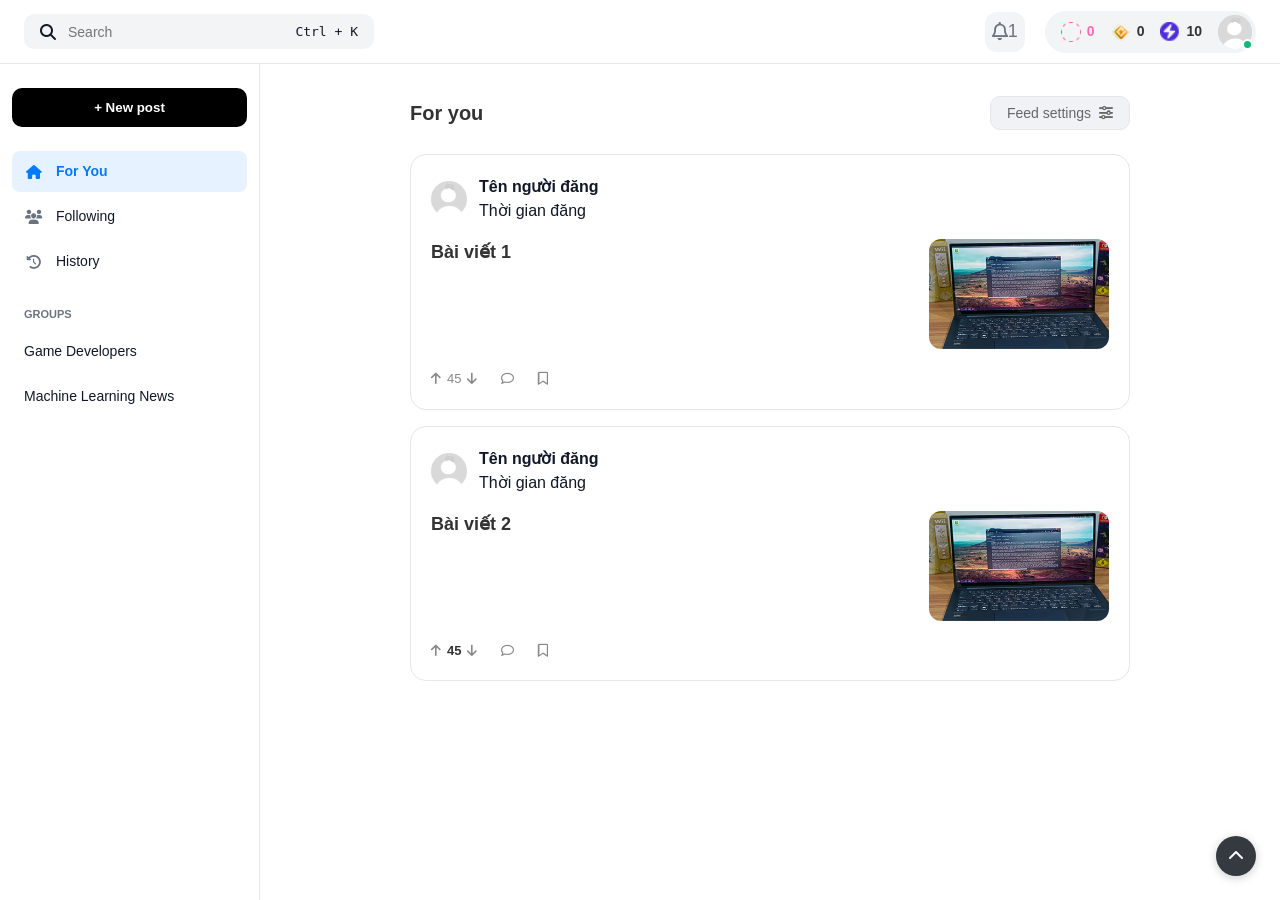
<file: index.html>
<!DOCTYPE html>
<html>
<head>
    <meta http-equiv="refresh" content="0; url=myweb/trangchu.html" />
</head>
<body>
    <p>Nếu trang web không tự chuyển, vui lòng <a href="myweb/trangchu.html"> click vào đây</a>.</p>
</body>
</html>
</file>
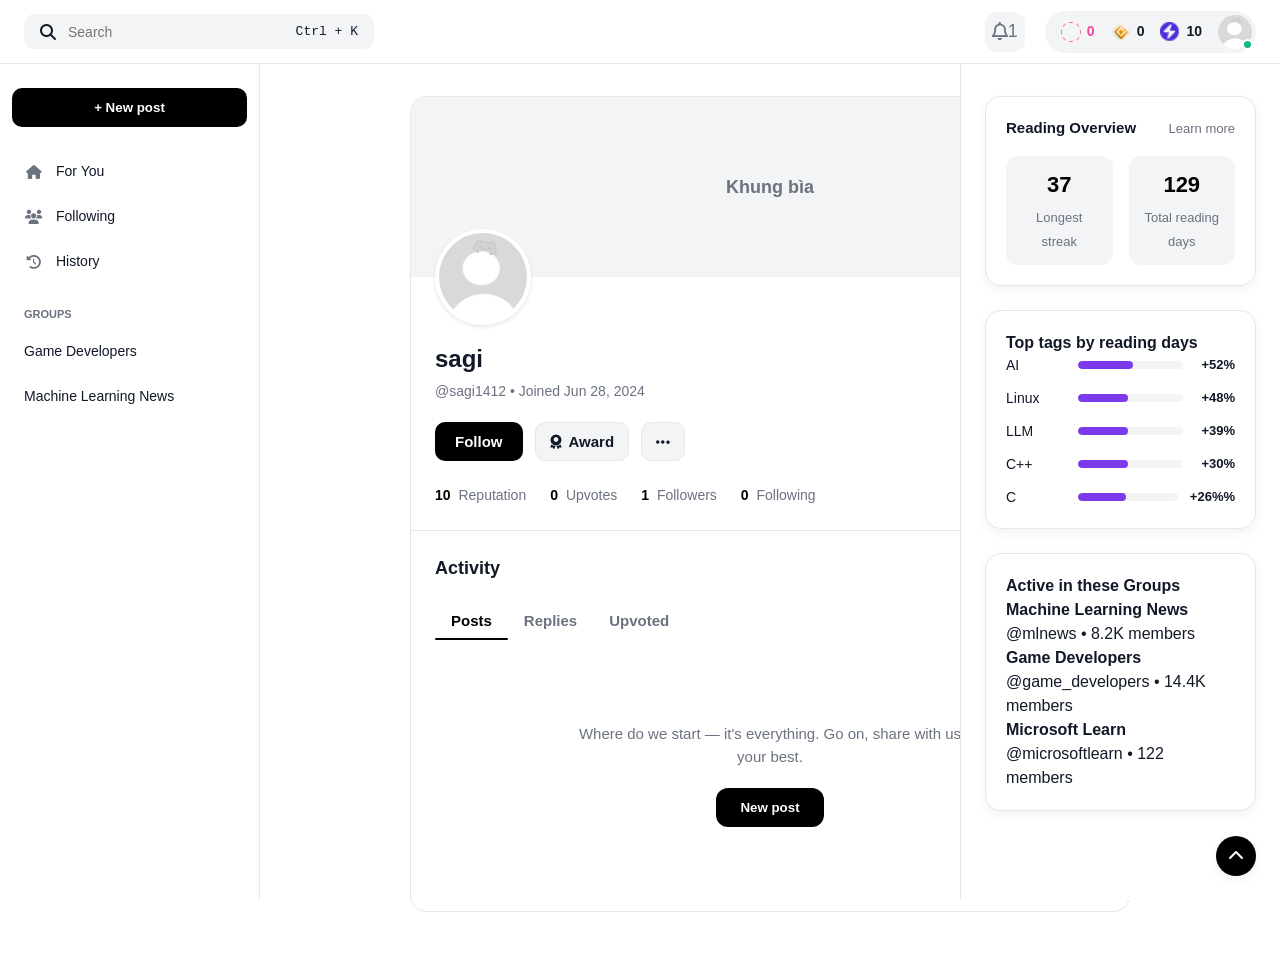
<file: myweb/thongtin.html>
<!DOCTYPE html>
<html lang="vi">
<head>
    <meta charset="UTF-8">
    <meta name="viewport" content="width=device-width, initial-scale=1.0">
    <title>Trang cá nhân</title>
    <!-- Link Font Awesome cho icon -->
    <link rel="stylesheet" href="https://cdnjs.cloudflare.com/ajax/libs/font-awesome/6.4.0/css/all.min.css">
    <!-- Liên kết file CSS dùng chung -->
    <link rel="stylesheet" href="./css/style.css">
    <link rel="stylesheet" href="./css/styleinfo.css">
</head>
<body>

    <!-- THANH ĐẦU TRANG (Đã đồng bộ Status Capsule với trang chủ) -->
    <header id="main-header">
        <div class="search-bar">
            <i class="fa fa-search"></i>
            <input type="text" placeholder="Search">
            <kbd>Ctrl + K</kbd>
        </div>
        
        <nav class="user-nav">
            <button class="btn-bell">
                <i class="fa-regular fa-bell"></i>
                <span class="notification-badge">1</span>
            </button>

            <div class="status-capsule">
                <div class="status-item">
                    <img src="./img/SVG.png" alt="streak" class="status-icon">
                    <span class="status-value color-pink">0</span>
                </div>
                <div class="status-item">
                    <img src="./img/icon.png" alt="credits" class="status-icon">
                    <span class="status-value">0</span>
                </div>
                <div class="status-item">
                    <img src="./img/icon2.png" alt="energy" class="status-icon">
                    <span class="status-value">10</span>
                </div>

                <!-- Link quay lại chính trang này (Profile) -->
                <a href="profile.html" class="user-avatar-wrapper">
                    <img src="./img/avt.png" alt="user" class="user-avatar">
                    <span class="online-dot"></span>
                </a>
            </div>
        </nav>
    </header>

    <!-- BỐ CỤC CHÍNH 3 CỘT -->
    <div class="app-container">
        
        <!-- CỘT 1: SIDEBAR TRÁI (Giữ nguyên cấu trúc trang chủ) -->
        <aside id="left-sidebar">
            <button class="btn-new-post">+ New post</button>
            
            <nav class="menu-section">
                <!-- Quay về trang chủ -->
                <a href="trangchu.html" class="menu-item"><i class="fa fa-home"></i> For You</a>
                <a href="#" class="menu-item"><i class="fa fa-users"></i> Following</a>
                <a href="#" class="menu-item"><i class="fa fa-clock-rotate-left"></i> History</a>
            </nav>

            <section class="menu-section">
                <p class="section-title">Groups</p>
                <a href="#" class="menu-item">Game Developers</a>
                <a href="#" class="menu-item">Machine Learning News</a>
            </section>
        </aside>

        <!-- CỘT 2: NỘI DUNG CHÍNH (PROFILE) -->
        <main id="profile-content">
            <div class="profile-wrapper">
                <!-- TẤT CẢ NẰM TRONG KHUNG NÀY -->
                <section class="profile-header-card">
                    
                    <!-- 1. Phần ảnh bìa -->
                    <div class="cover-photo">
                        <span>Khung bìa</span>
                    </div>

                    <!-- 2. Phần thông tin người dùng -->
                    <div class="profile-info">
                        <div class="avatar-large-wrapper">
                            <img src="./img/avt.png" alt="sagi" class="avatar-large">
                        </div>
                        
                        <h1 class="user-name">sagi</h1>
                        <p class="user-handle">@sagi1412 • Joined Jun 28, 2024</p>
                        
                        <div class="profile-actions">
                            <button class="btn-follow">Follow</button>
                            <button class="btn-award"><i class="fa fa-award"></i> Award</button>
                            <button class="btn-more"><i class="fa fa-ellipsis"></i></button>
                        </div>

                        <div class="profile-stats">
                            <div class="stat-num"><strong>10</strong> <span>Reputation</span></div>
                            <div class="stat-num"><strong>0</strong> <span>Upvotes</span></div>
                            <div class="stat-num"><strong>1</strong> <span>Followers</span></div>
                            <div class="stat-num"><strong>0</strong> <span>Following</span></div>
                        </div>
                    </div>

                    <!-- 3. Phần Activity (Bây giờ đã nằm TRONG khung trắng) -->
                    <div class="profile-activity-section">
                        <h3 class="activity-title">Activity</h3>
                        
                        <nav class="profile-tabs">
                            <button class="tab-item active">Posts</button>
                            <button class="tab-item">Replies</button>
                            <button class="tab-item">Upvoted</button>
                        </nav>

                        <section class="activity-feed">
                            <div class="empty-state">
                                <p>Where do we start — it's everything. Go on, share with us your best.</p>
                                <button class="btn-new-post-large">New post</button>
                            </div>
                        </section>
                    </div>

                </section> <!-- KẾT THÚC KHUNG TRẮNG -->
            </div>
        </main>

        <!-- CỘT 3: SIDEBAR PHẢI (THỐNG KÊ) -->
        <aside id="right-sidebar">
            
            <!-- Thống kê đọc -->
            <section class="stat-card">
                <header class="card-header">
                    <h4>Reading Overview</h4>
                    <a href="#" class="link-more">Learn more</a>
                </header>
                <div class="stat-grid">
                    <div class="stat-item-box">
                        <span class="stat-value">37</span>
                        <span class="stat-label">Longest streak</span>
                    </div>
                    <div class="stat-item-box">
                        <span class="stat-value">129</span>
                        <span class="stat-label">Total reading days</span>
                    </div>
                </div>
            </section>

            <!-- Tags phổ biến -->
            <section class="stat-card">
                <h4>Top tags by reading days</h4>
                <ul class="tag-stats-list">
                    <li>
                        <span class="tag-name">AI</span>
                        <div class="progress-container">
                            <div class="progress-fill purple" style="width: 52%;"></div>
                        </div>
                        <span class="percentage">+52%</span>
                    </li>
                    <li>
                        <span class="tag-name">Linux</span>
                        <div class="progress-container">
                            <div class="progress-fill purple" style="width: 48%;"></div>
                        </div>
                        <span class="percentage">+48%</span>
                    </li>
                    <li>
                        <span class="tag-name">LLM</span>
                        <div class="progress-container">
                            <div class="progress-fill purple" style="width: 48%;"></div>
                        </div>
                        <span class="percentage">+39%</span>
                    </li>
                    <li>
                        <span class="tag-name">C++</span>
                        <div class="progress-container">
                            <div class="progress-fill purple" style="width: 48%;"></div>
                        </div>
                        <span class="percentage">+30%</span>
                    </li>
                    <li>
                        <span class="tag-name">C</span>
                        <div class="progress-container">
                            <div class="progress-fill purple" style="width: 48%;"></div>
                        </div>
                        <span class="percentage">+26%%</span>
                    </li>

                </ul>
            </section>


            <!-- Nhóm đang tham gia -->
            <section class="stat-card">
                <h4>Active in these Groups</h4>
                <ul class="group-list">
                    <li>
                        <div class="group-icon"></div>
                        <div class="group-info">
                            <strong>Machine Learning News</strong>
                            <span>@mlnews • 8.2K members</span>
                        </div>
                    </li>
                    <li>
                        <div class="group-icon"></div>
                        <div class="group-info">
                            <strong>Game Developers</strong>
                            <span>@game_developers • 14.4K members</span>
                        </div>
                    </li>
                    <li>
                        <div class="group-icon"></div>
                        <div class="group-info">
                            <strong>Microsoft Learn</strong>
                            <span>@microsoftlearn • 122 members</span>
                        </div>
                    </li>
                </ul>
            </section>

        </aside>

    </div>

    <!-- Nút cuộn lên đầu trang -->
    <div class="scroll-top">
        <i class="fa fa-chevron-up"></i>
    </div>

</body>
</html>
</file>
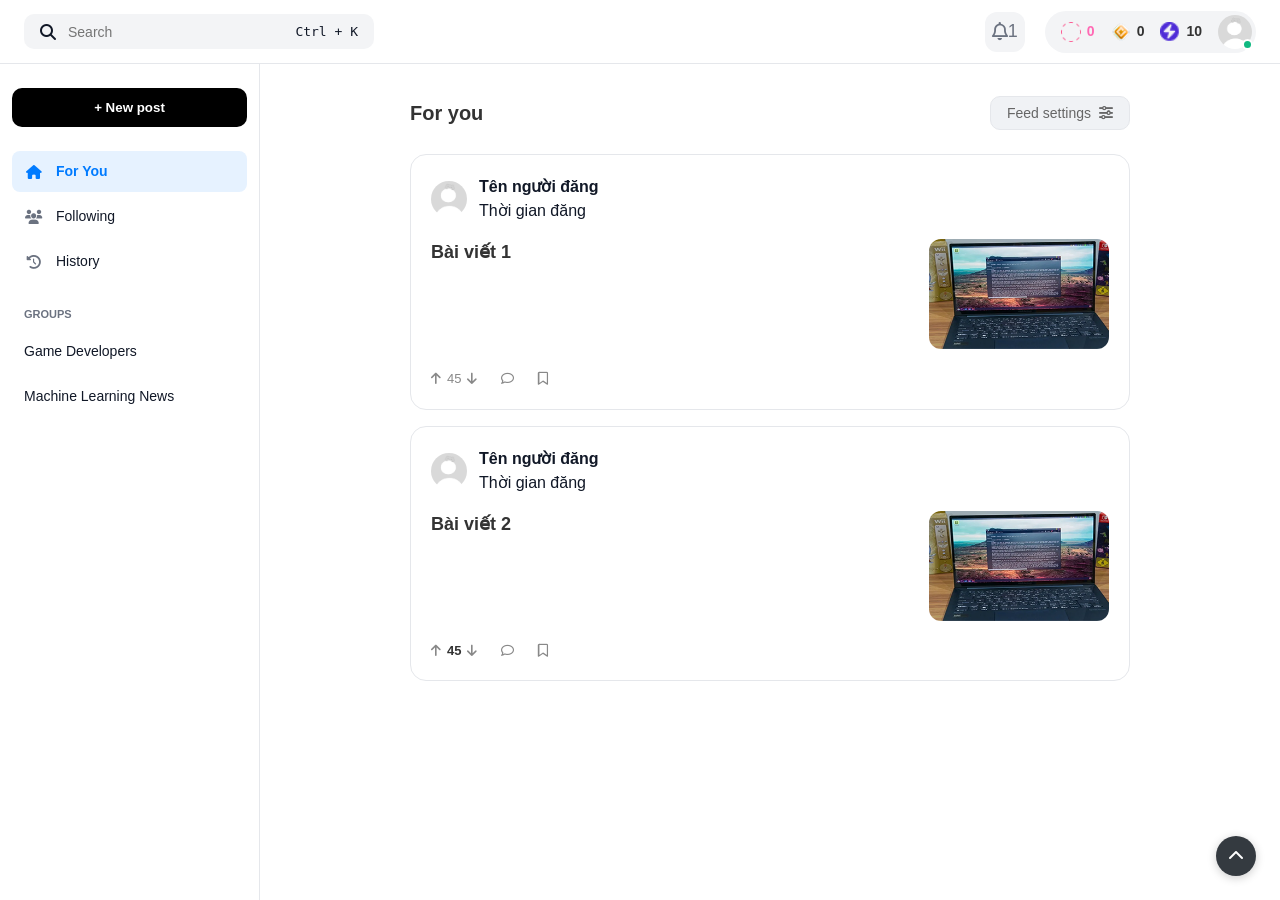
<file: myweb/trangchu.html>
<!DOCTYPE html>
<html lang="vi">
<head>
    <meta charset="UTF-8">
    <meta name="viewport" content="width=device-width, initial-scale=1.0">
    <title>Trang Chủ</title>
    <!-- GIỮ NGUYÊN: Các liên kết thư viện và CSS -->
    <link rel="stylesheet" href="https://cdnjs.cloudflare.com/ajax/libs/font-awesome/6.4.0/css/all.min.css">
    <link rel="stylesheet" href="./css/style.css">
    <link rel="stylesheet" href="./css/styletc.css">
</head>
<body>

    <header id="main-header">
        <!-- GIỮ NGUYÊN: Thanh tìm kiếm -->
        <div class="search-bar">
            <i class="fa fa-search"></i>
            <input type="text" placeholder="Search">
            <kbd>Ctrl + K</kbd>
        </div>
        
        <nav class="user-nav">
            <!-- GIỮ NGUYÊN: Nút chuông thông báo -->
            <button class="btn-bell">
                <i class="fa-regular fa-bell"></i>
                <span class="notification-badge">1</span>
            </button>

            <div class="status-capsule">
                <!-- GIỮ NGUYÊN: Các chỉ số Streak, Credits, Energy -->
                <div class="status-item">
                    <img src="./img/SVG.png" alt="streak" class="status-icon">
                    <span class="status-value color-pink">0</span>
                </div>
                <div class="status-item">
                    <img src="./img/icon.png" alt="credits" class="status-icon">
                    <span class="status-value">0</span>
                </div>
                <div class="status-item">
                    <img src="./img/icon2.png" alt="energy" class="status-icon">
                    <span class="status-value">10</span>
                </div>

                <!-- THÊM VÀO: Thẻ <a> bao quanh Avatar để nhấp vào sang trang cá nhân -->
                <a href="thongtin.html" class="user-avatar-wrapper">
                    <img src="./img/avt.png" alt="user" class="user-avatar">
                    <span class="online-dot"></span>
                </a>
            </div>
        </nav>
    </header>

    <div class="app-container">
        <!-- GIỮ NGUYÊN: Toàn bộ Sidebar trái -->
        <aside id="left-sidebar">
            <button class="btn-new-post">+ New post</button>
            <nav class="menu-section">
                <a href="trangchu.html" class="menu-item active"><i class="fa fa-home"></i> For You</a>
                <a href="#" class="menu-item"><i class="fa fa-users"></i> Following</a>
                <a href="#" class="menu-item"><i class="fa fa-clock-rotate-left"></i> History</a>
            </nav>
            <section class="menu-section">
                <p class="section-title">Groups</p>
                <a href="#" class="menu-item">Game Developers</a>
                <a href="#" class="menu-item">Machine Learning News</a>
            </section>
        </aside>

        <main id="main-feed">
            <div class="feed-wrapper">
                <!-- GIỮ NGUYÊN: Header của Feed -->
                <header class="feed-header">
                    <h3>For you</h3>
                    <button class="btn-settings">Feed settings <i class="fa fa-sliders"></i></button>
                </header>

                <section class="posts-list">
                    <!-- BÀI VIẾT 1 -->
                    <article class="post-card">
                        <div class="post-user">
                            <!-- THÊM VÀO: Thẻ <a> bọc avatar nhỏ trong bài viết -->
                            <a href="thongtin.html">
                                <div class="avatar-small"></div>
                            </a>
                            <div class="user-info">
                                <h4>Tên người đăng</h4>
                                <time>Thời gian đăng</time>
                            </div>
                        </div>

                        <div class="post-body">
                            <div class="post-content">
                                <!-- THÊM VÀO: Thẻ <a> bọc tiêu đề h2 để sang baiviet.html -->
                                <h2><a href="baiviet.html">Bài viết 1</a></h2>
                            </div>
                            
                            <!-- THÊM VÀO: Thẻ <a> bọc ảnh bài viết để sang baiviet.html -->
                            <a href="baiviet.html" class="post-img-link">
                                <img src="./img/Post image.png" alt="Post 1" class="post-image">
                            </a>
                        </div>
                        <footer class="post-actions">
                            <div class="action-item"><i class="fa fa-arrow-up"></i> 45 <i class="fa fa-arrow-down"></i></div>
                            <div class="action-item"><i class="fa-regular fa-comment"></i></div>
                            <div class="action-item"><i class="fa-regular fa-bookmark"></i></div>
                            <div class="action-item"><i class="fa-share-nodes"></i></div>
                        </footer>
                    </article>
                    

                        <!-- BÀI VIẾT 2 -->
                    <article class="post-card">
                        <div class="post-user">
                            <!-- THÊM VÀO: Thẻ <a> bọc avatar nhỏ trong bài viết -->
                            <a href="thongtin.html">
                                <div class="avatar-small"></div>
                            </a>
                            <div class="user-info">
                                <h4>Tên người đăng</h4>
                                <time>Thời gian đăng</time>
                            </div>
                        </div>

                        <div class="post-body">
                            <div class="post-content">
                                <!-- THÊM VÀO: Thẻ <a> bọc tiêu đề h2 để sang baiviet.html -->
                                <h2><a href="baiviet.html">Bài viết 2</a></h2>
                            </div>
                            
                            <!-- THÊM VÀO: Thẻ <a> bọc ảnh bài viết để sang baiviet.html -->
                            <a href="baiviet.html" class="post-img-link">
                                <img src="./img/Post image.png" alt="Post 1" class="post-image">
                            </a>
                        </div>

                        <!-- GIỮ NGUYÊN: Các nút tương tác Upvote, Comment... -->
                        <footer class="post-actions">
                            <div class="action-item"><i class="fa fa-arrow-up"></i> 45 <i class="fa fa-arrow-down"></i></div>
                            <div class="action-item"><i class="fa-regular fa-comment"></i></div>
                            <div class="action-item"><i class="fa-regular fa-bookmark"></i></div>
                            <div class="action-item"><i class="fa-share-nodes"></i></div>
                        </footer>
                    </article>
                </section>
            </div>
        </main>
    </div>
    
    <!-- GIỮ NGUYÊN: Nút cuộn lên đầu trang -->
    <div class="scroll-top"><i class="fa fa-chevron-up"></i></div>

</body>
</html>
</file>
<file: myweb/css/style.css>
/* =========================================
   1. KHAI BÁO BIẾN (CSS VARIABLES)
   ========================================= */
:root {
    /* Colors */
    --bg-body: #ffffff;
    --bg-light: #f3f4f6;
    --border-color: #e5e7eb;
    --text-main: #111827;
    --text-muted: #6b7280;
    --primary-black: #000000;
    --primary-pink: #ec4899;
    --primary-purple: #7c3aed;
    --online-green: #10b981;
    
    /* Dimensions */
    --sidebar-width: 260px;
    --right-sidebar-width: 320px;
    --header-height: 64px;
    --max-content-width: 720px;
    
    /* Effects */
    --transition: all 0.2s cubic-bezier(0.4, 0, 0.2, 1);
    --shadow: 0 4px 12px rgba(0, 0, 0, 0.05);
}

/* =========================================
   2. RESET & BASE STYLES
   ========================================= */
* {
    margin: 0;
    padding: 0;
    box-sizing: border-box;
}

body {
    font-family: 'Inter', -apple-system, BlinkMacSystemFont, "Segoe UI", Roboto, sans-serif;
    background-color: var(--bg-body);
    color: var(--text-main);
    line-height: 1.5;
    -webkit-font-smoothing: antialiased;
}

a {
    text-decoration: none;
    color: inherit;
    transition: var(--transition);
}

ul { list-style: none; }

button {
    cursor: pointer;
    font-family: inherit;
    transition: var(--transition);
}

/* =========================================
   3. SHARED COMPONENTS (HEADER & LEFT SIDEBAR)
   ========================================= */

/* --- Header --- */
#main-header {
    height: var(--header-height);
    border-bottom: 1px solid var(--border-color);
    display: flex;
    align-items: center;
    justify-content: space-between;
    padding: 0 24px;
    position: fixed;
    top: 0;
    width: 100%;
    background: rgba(255, 255, 255, 0.98);
    backdrop-filter: blur(8px);
    z-index: 1000;
}

.search-bar {
    background: var(--bg-light);
    padding: 8px 16px;
    border-radius: 10px;
    width: 350px;
    display: flex;
    align-items: center;
    gap: 12px;
}

.search-bar input { border: none; background: transparent; outline: none; flex: 1; font-size: 14px; }

/* User Nav & Status Capsule */
.user-nav { display: flex; align-items: center; gap: 12px; }

.status-capsule {
    background: var(--bg-light);
    padding: 4px 4px 4px 16px;
    border-radius: 50px;
    display: flex;
    align-items: center;
    gap: 16px;
}

.status-item { display: flex; align-items: center; gap: 6px; }
.status-icon { width: 20px; height: 20px; object-fit: contain; }
.status-value { font-weight: 700; font-size: 14px; }
.color-pink { color: var(--primary-pink); }

/* Avatar Wrapper */
.user-avatar-wrapper {
    position: relative;
    width: 34px;
    height: 34px;
    display: block;
}

.user-avatar { width: 100%; height: 100%; border-radius: 50%; object-fit: cover; background: #ddd; }

.online-dot {
    position: absolute; bottom: -1px; right: -1px;
    width: 11px; height: 11px;
    background: var(--online-green); border: 2px solid white; border-radius: 50%;
}

/* --- Left Sidebar --- */
#left-sidebar {
    width: var(--sidebar-width);
    border-right: 1px solid var(--border-color);
    padding: 24px 12px;
    position: fixed;
    top: var(--header-height);
    height: calc(100vh - var(--header-height));
    overflow-y: auto;
}

.btn-new-post {
    width: 100%; padding: 12px; background: var(--primary-black); color: white;
    border: none; border-radius: 10px; font-weight: 600; margin-bottom: 24px;
}

.btn-bell {
    position: relative;
    background: var(--bg-light); /* Màu xám nhạt */
    border: none;               /* Bỏ viền mặc định của trình duyệt */
    width: 40px;
    height: 40px;
    border-radius: 12px;
    display: flex;
    align-items: center;
    justify-content: center;
    cursor: pointer;
    color: var(--text-muted);
    font-size: 18px;
    margin-right: 8px; /* Khoảng cách với cụm capsule */
}

/* Đảm bảo icon chuông nằm giữa */
.btn-bell i {
    line-height: 1;
}

.menu-section { margin-bottom: 24px; }
.section-title { font-size: 11px; font-weight: 700; color: var(--text-muted); text-transform: uppercase; margin-bottom: 8px; padding-left: 12px; }

.menu-item {
    display: flex; align-items: center; gap: 12px; padding: 10px 12px;
    border-radius: 8px; font-size: 14px; font-weight: 500; margin-bottom: 4px;
}

.menu-item:hover, .menu-item.active { background: var(--bg-light); }
.menu-item i { width: 20px; text-align: center; color: var(--text-muted); }

/* =========================================
   4. HOME PAGE (FEED)
   ========================================= */
.app-container { display: flex; margin-top: var(--header-height); }

#main-feed {
    margin-left: var(--sidebar-width);
    flex: 1;
    padding: 32px;
    display: flex;
    justify-content: center;
}

.feed-wrapper { width: 100%; max-width: var(--max-content-width); }

.feed-header {
    display: flex;
    justify-content: space-between; /* Đẩy tiêu đề sang trái, nút sang phải */
    align-items: center;           /* Căn giữa theo chiều dọc */
    margin-bottom: 24px;
    width: 100%;
}

.feed-header h3 {
    font-size: 20px;
    font-weight: 700;
    color: var(--text-main);
}

.activity-feed {
    text-align: center;
    padding: 60px 20px;
}

.empty-state p {
    color: var(--text-muted);
    font-size: 15px;
    margin-bottom: 20px;
    max-width: 400px;
    margin-left: auto;
    margin-right: auto;
}

.btn-new-post-large {
    background: var(--primary-black);
    color: white;
    border: none;
    padding: 12px 24px;
    border-radius: 12px;
    font-weight: 700;
    cursor: pointer;
}

.btn-settings {
    background: var(--bg-light);
    border: 1px solid var(--border-color);
    padding: 8px 16px;
    border-radius: 10px;
    font-size: 14px;
    font-weight: 600;
    display: flex;
    align-items: center;
    gap: 8px;
    cursor: pointer;
}

.post-card {
    background: white; border: 1px solid var(--border-color);
    border-radius: 16px; padding: 20px; margin-bottom: 16px;
}

.post-user { display: flex; align-items: center; gap: 12px; margin-bottom: 16px; }
.avatar-small { width: 36px; height: 36px; border-radius: 50%; background: #eee; }

.post-body { display: flex; justify-content: space-between; gap: 24px; }
.post-content h2 { font-size: 18px; font-weight: 700; margin-bottom: 8px; }
.post-content h2 a:hover { color: var(--primary-purple); text-decoration: underline; }

.post-img-link { width: 180px; height: 110px; border-radius: 12px; overflow: hidden; flex-shrink: 0; }
.post-image { width: 100%; height: 100%; object-fit: cover; }
.post-img-link:hover .post-image { transform: scale(1.05); transition: 0.3s; }

.post-actions { display: flex; gap: 24px; margin-top: 20px; color: var(--text-muted); font-size: 13px; }
.action-item { display: flex; align-items: center; gap: 6px; cursor: pointer; }


/* =========================================
   5. GLOBAL UTILITIES
   ========================================= */
.scroll-top {
    position: fixed; bottom: 24px; right: 24px;
    width: 40px; height: 40px; background: var(--primary-black); color: white;
    border-radius: 50%; display: flex; align-items: center; justify-content: center;
    box-shadow: var(--shadow); z-index: 99;
}

/* =========================================
   6. RESPONSIVE (LUÔN ĐỂ CUỐI FILE)
   ========================================= */
@media (max-width: 1200px) {
    #right-sidebar { display: none; } /* Ẩn cột phải trên màn hình vừa */
}

@media (max-width: 768px) {
    #left-sidebar { display: none; }
    #main-feed, #profile-content { margin-left: 0; padding: 16px; }
    .search-bar { display: none; }
    .post-body { flex-direction: column-reverse; }
    .post-img-link { width: 100%; height: 200px; }
}
</file>
<file: myweb/css/styleinfo.css>
/* =========================================
   PROFILE PAGE STYLES (styleinfo.css)
   ========================================= */

/* Cột chính của trang cá nhân */
#profile-content {
    margin-left: var(--sidebar-width);
    flex: 1;
    padding: 32px; /* Đồng nhất với #main-feed */
    display: flex;
    justify-content: center;
}

.profile-wrapper {
    width: 100%;
    max-width: var(--max-content-width); /* Giới hạn chiều rộng nội dung chính */
}

/* Khung trắng tổng thể của Profile */
.profile-header-card {
    background: white;
    border: 1px solid var(--border-color);
    border-radius: 16px;
    margin-bottom: 16px; /* Khoảng cách với các phần tử khác nếu có */
    overflow: hidden; /* Đảm bảo ảnh bìa không tràn */
}

/* 1. Phần ảnh bìa */
.cover-photo {
    width: 100%;
    height: 180px; /* Chiều cao ảnh bìa */
    background: var(--bg-light); /* Màu nền xám nhạt */
    display: flex;
    align-items: center;
    justify-content: center;
    color: var(--text-muted);
    font-size: 18px;
    font-weight: 600;
}

/* 2. Phần thông tin người dùng */
.profile-info {
    padding: 24px;
    padding-top: 0; /* Ảnh đại diện sẽ đè lên phần này */
    text-align: left; /* Căn chỉnh nội dung trong phần này */
}

.avatar-large-wrapper {
    width: 96px; /* Kích thước ảnh đại diện lớn */
    height: 96px;
    border-radius: 50%;
    border: 4px solid white; /* Viền trắng quanh avatar */
    margin-top: -48px; /* Đẩy avatar lên để đè lên cover photo */
    background: white; /* Đảm bảo nền trắng khi viền ngoài trong suốt */
    position: relative;
    z-index: 1; /* Đảm bảo avatar nằm trên cover */
    margin-bottom: 16px;
    box-shadow: 0 2px 4px rgba(0,0,0,0.1); /* Shadow nhẹ cho avatar */
}

.avatar-large {
    width: 100%;
    height: 100%;
    border-radius: 50%;
    object-fit: cover;
    display: block;
}

.user-name {
    font-size: 24px;
    font-weight: 700;
    margin-bottom: 4px;
}

.user-handle {
    font-size: 14px;
    color: var(--text-muted);
    margin-bottom: 20px;
}

.profile-actions {
    display: flex;
    gap: 12px;
    margin-bottom: 24px;
}

.btn-follow {
    background: var(--primary-black);
    color: white;
    border: none;
    padding: 10px 20px;
    border-radius: 10px;
    font-weight: 600;
    font-size: 15px;
}

.btn-award, .btn-more {
    background: var(--bg-light);
    color: var(--text-main);
    border: 1px solid var(--border-color);
    padding: 10px 14px; /* Padding nhỏ hơn cho icon */
    border-radius: 10px;
    font-size: 16px;
    display: flex;
    align-items: center;
    justify-content: center;
}

.btn-award { gap: 8px; font-weight: 600; font-size: 15px; }

.profile-stats {
    display: flex;
    gap: 24px;
    font-size: 14px;
}

.stat-num strong {
    font-weight: 700;
    color: var(--primary-black);
    margin-right: 4px;
}
.stat-num span {
    color: var(--text-muted);
}

/* 3. Phần Activity (Nằm trong khung trắng) */
.profile-activity-section {
    padding: 24px;
    border-top: 1px solid var(--border-color); /* Đường kẻ phân cách */
}

.activity-title {
    font-size: 18px;
    font-weight: 700;
    margin-bottom: 20px;
}

.profile-tabs {
    display: flex;
    margin-bottom: 24px;
}

.tab-item {
    background: transparent;
    border: none;
    padding: 10px 16px;
    font-size: 15px;
    font-weight: 600;
    color: var(--text-muted);
    position: relative;
    cursor: pointer;
}

.tab-item.active {
    color: var(--primary-black);
}

.tab-item.active::after {
    content: '';
    position: absolute;
    bottom: -1px; /* Đặt đường gạch dưới lên trên đường border-top của section */
    left: 0;
    width: 100%;
    height: 2px;
    background: var(--primary-black);
    border-radius: 1px;
}

/* Tái sử dụng .empty-state từ style.css */
/* .activity-feed đã có trong style.css, chỉ cần đảm bảo nó nằm trong .profile-activity-section */

/* =========================================
   RIGHT SIDEBAR STYLES
   ========================================= */
#right-sidebar {
    width: var(--right-sidebar-width);
    border-left: 1px solid var(--border-color);
    padding: 32px 24px;
    position: fixed;
    top: var(--header-height);
    right: 0;
    height: calc(100vh - var(--header-height));
    overflow-y: auto;
    background: var(--bg-body); /* Đảm bảo nền trắng */
    z-index: 99; /* Đảm bảo nằm trên các nội dung khác nếu cần */
}

.stat-card {
    background: white;
    border: 1px solid var(--border-color);
    border-radius: 16px;
    padding: 20px;
    margin-bottom: 24px;
    box-shadow: var(--shadow); /* Sử dụng shadow đã định nghĩa */
}

.card-header {
    display: flex;
    justify-content: space-between;
    align-items: center;
    margin-bottom: 16px;
}

.card-header h4 {
    font-size: 15px;
    font-weight: 700;
}

.link-more {
    font-size: 13px;
    color: var(--text-muted);
}
.link-more:hover {
    color: var(--primary-purple);
    text-decoration: underline;
}

.stat-grid {
    display: grid;
    grid-template-columns: 1fr 1fr;
    gap: 16px;
}

.stat-item-box {
    background: var(--bg-light);
    border-radius: 12px;
    padding: 12px;
    text-align: center;
}

.stat-item-box .stat-value {
    display: block;
    font-size: 22px;
    font-weight: 700;
    margin-bottom: 4px;
    color: var(--primary-black);
}

.stat-item-box .stat-label {
    font-size: 13px;
    color: var(--text-muted);
}

/* Tags phổ biến */
.tag-stats-list {
    display: flex; /* Thay đổi thành flex để các item xếp chồng */
    flex-direction: column; /* Xếp theo chiều dọc */
    gap: 12px; /* Khoảng cách giữa các tag item */
}

.tag-stats-list li {
    display: flex;
    align-items: center;
    justify-content: space-between; /* Đẩy tên tag và phần trăm ra 2 phía */
    font-size: 14px;
}

.tag-name {
    flex-basis: auto; /* Tên tag không cần cố định chiều rộng nữa */
    min-width: 60px; /* Đảm bảo đủ chỗ cho tên tag dài */
    font-weight: 500;
    color: var(--text-main);
    margin-right: 12px; /* Khoảng cách giữa tên tag và progress bar */
}

.progress-container {
    flex-grow: 1; /* Cho phép progress bar chiếm không gian còn lại */
    height: 8px;
    background: var(--bg-light);
    border-radius: 4px;
    overflow: hidden;
}

.progress-fill {
    height: 100%;
    border-radius: 4px;
    background: var(--primary-purple);
}

.percentage {
    width: auto; /* Loại bỏ chiều rộng cố định */
    min-width: 40px; /* Đảm bảo đủ chỗ cho số % */
    text-align: right;
    font-weight: 600;
    color: var(--text-main);
    font-size: 13px;
    margin-left: 12px; /* Khoảng cách giữa progress bar và phần trăm */
}

/* =========================================
   RESPONSIVE CHO TRANG PROFILE
   ========================================= */
@media (max-width: 1200px) {
    /* Đã xử lý trong style.css: #right-sidebar { display: none; } */
    #profile-content {
        /* Khi cột phải ẩn, nội dung chính có thể rộng hơn */
        max-width: 900px; /* Tăng chiều rộng tối đa */
        margin-right: auto; /* Căn giữa */
    }
}

@media (max-width: 768px) {
    /* Đã xử lý trong style.css: #left-sidebar { display: none; } */
    #profile-content {
        margin-left: 0; /* Khi sidebar trái ẩn, loại bỏ margin */
        padding: 16px; /* Giảm padding trên mobile */
    }

    .profile-info {
        padding: 16px; /* Giảm padding */
        padding-top: 0;
    }

    .avatar-large-wrapper {
        width: 80px;
        height: 80px;
        margin-top: -40px;
        margin-bottom: 12px;
    }

    .user-name {
        font-size: 22px;
    }

    .profile-actions {
        flex-wrap: wrap; /* Cho phép các nút xuống dòng */
        margin-bottom: 20px;
    }

    .profile-stats {
        flex-wrap: wrap; /* Cho phép các số liệu xuống dòng */
        gap: 16px;
    }

    .profile-activity-section {
        padding: 16px;
    }

    .tab-item {
        padding: 8px 12px;
        font-size: 14px;
    }

    .stat-card {
        padding: 16px;
    }
}
</file>
<file: myweb/css/styletc.css>
/* --- HEADER SPECIFIC TWEAKS --- */

/* Tinh chỉnh màu và kích thước các chỉ số (Streak, Credits, Energy) nếu cần */
.status-item .status-value {
    color: #333; /* Đảm bảo màu chữ đậm hơn */
}
.status-item .color-pink {
    color: #ff69b4; /* Giữ màu hồng đặc trưng */
}

/* --- LEFT SIDEBAR SPECIFIC TWEAKS --- */

.menu-item.active {
    background-color: #e6f2ff;
    color: #007bff;
    font-weight: 600;
}
.menu-item.active i {
    color: #007bff;
}

/* --- MAIN FEED SPECIFIC TWEAKS --- */

/* Header của feed */
.feed-header h3 {
    font-weight: 600; /* Đảm bảo tiêu đề "For you" đậm */
    color: #333;
}

.btn-settings {
    background-color: #f0f2f5;
    color: #666;
    font-weight: 500;
}

/* --- POST CARD SPECIFIC TWEAKS --- */

/* Ảnh cho Bài viết 1 */
.posts-list article:nth-child(1) .post-img-link img {
    content: url('../img/Post image.png'); /* Ảnh của bài viết 1 */
}

/* Ảnh cho Bài viết 2 */
.posts-list article:nth-child(2) .post-img-link img {
    content: url('../img/Post image.png');

}

.posts-list article .avatar-small {
    background-image: url('../img/avt.png'); /* Sử dụng ảnh avatar chung cho tất cả */
    background-size: cover;
    background-position: center;
}

.posts-list article:nth-child(1) .post-actions .action-item:first-child {
    color: #888; /* Màu xám mặc định cho 45 upvote */
    font-weight: 500;
}
.posts-list article:nth-child(1) .post-actions .action-item:nth-child(2) {
    color: #888; /* Màu xám mặc định cho comment icon */
    font-weight: 500;
}

.posts-list article:nth-child(2) .post-actions .action-item:first-child {
    color: #333; /* Màu đậm hơn cho 130 upvote */
    font-weight: 600;
}

.posts-list article:nth-child(2) .post-actions .action-item:nth-child(2) {
    color: #333; /* Màu đậm hơn cho 24 comment */
    font-weight: 600;
}

/* Icon trong post actions */
.post-actions .action-item i {
    color: #888; /* Màu icon mặc định */
}

/* Tiêu đề bài viết */
.post-content h2 a {
    font-weight: 600; /* Đảm bảo tiêu đề bài viết đậm */
    color: #333; /* Đảm bảo màu chữ chính xác */
}

/* Số lượng tương tác (Upvote, Comment) cho Bài viết 1 */
.posts-list article:nth-child(1) .post-actions .action-item:first-child {
    /* Mặc định 45 upvote */
    color: #888; /* Giữ màu xám */
    font-weight: 500;
}
.posts-list article:nth-child(1) .post-actions .action-item:nth-child(2) {
    /* Mặc định không có số comment */
    color: #888; /* Giữ màu xám */
    font-weight: 500;
}


/* Số lượng tương tác (Upvote, Comment) cho Bài viết 2 */
.posts-list article:nth-child(2) .post-actions .action-item:first-child {
    /* 130 upvote */
    color: #333; /* Màu đậm hơn như trong ảnh mẫu */
    font-weight: 600;
}

.posts-list article:nth-child(2) .post-actions .action-item:nth-child(2) {
    /* 24 comment */
    color: #333; /* Màu đậm hơn như trong ảnh mẫu */
    font-weight: 600;
}

/* Icon trong post actions */
.post-actions .action-item i {
    color: #888; /* Màu icon mặc định */
}

/* --- SCROLL TOP BUTTON TWEAKS --- */
.scroll-top {
    background-color: #343a40; /* Màu xám đậm */
    color: #fff;
    box-shadow: 0 2px 10px rgba(0,0,0,0.2);
}
.scroll-top:hover {
    background-color: #495057;
}
</file>
